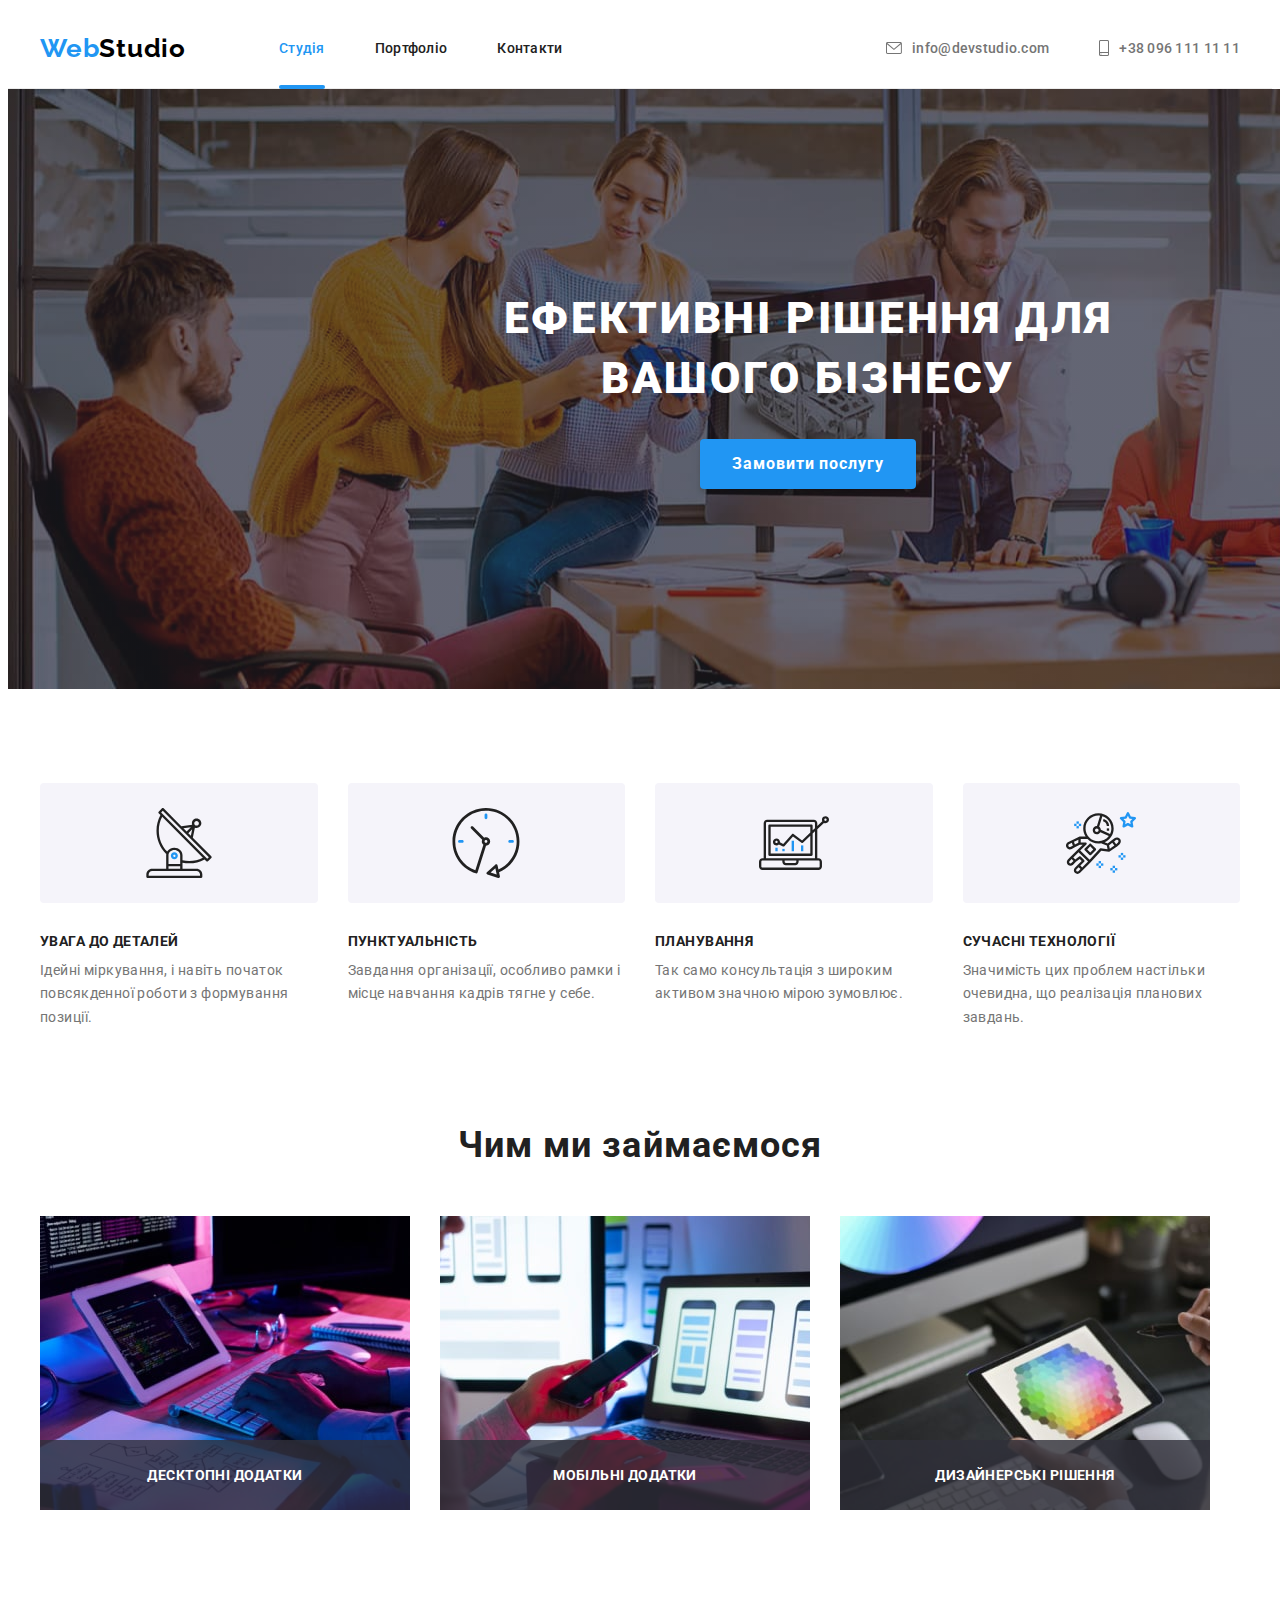
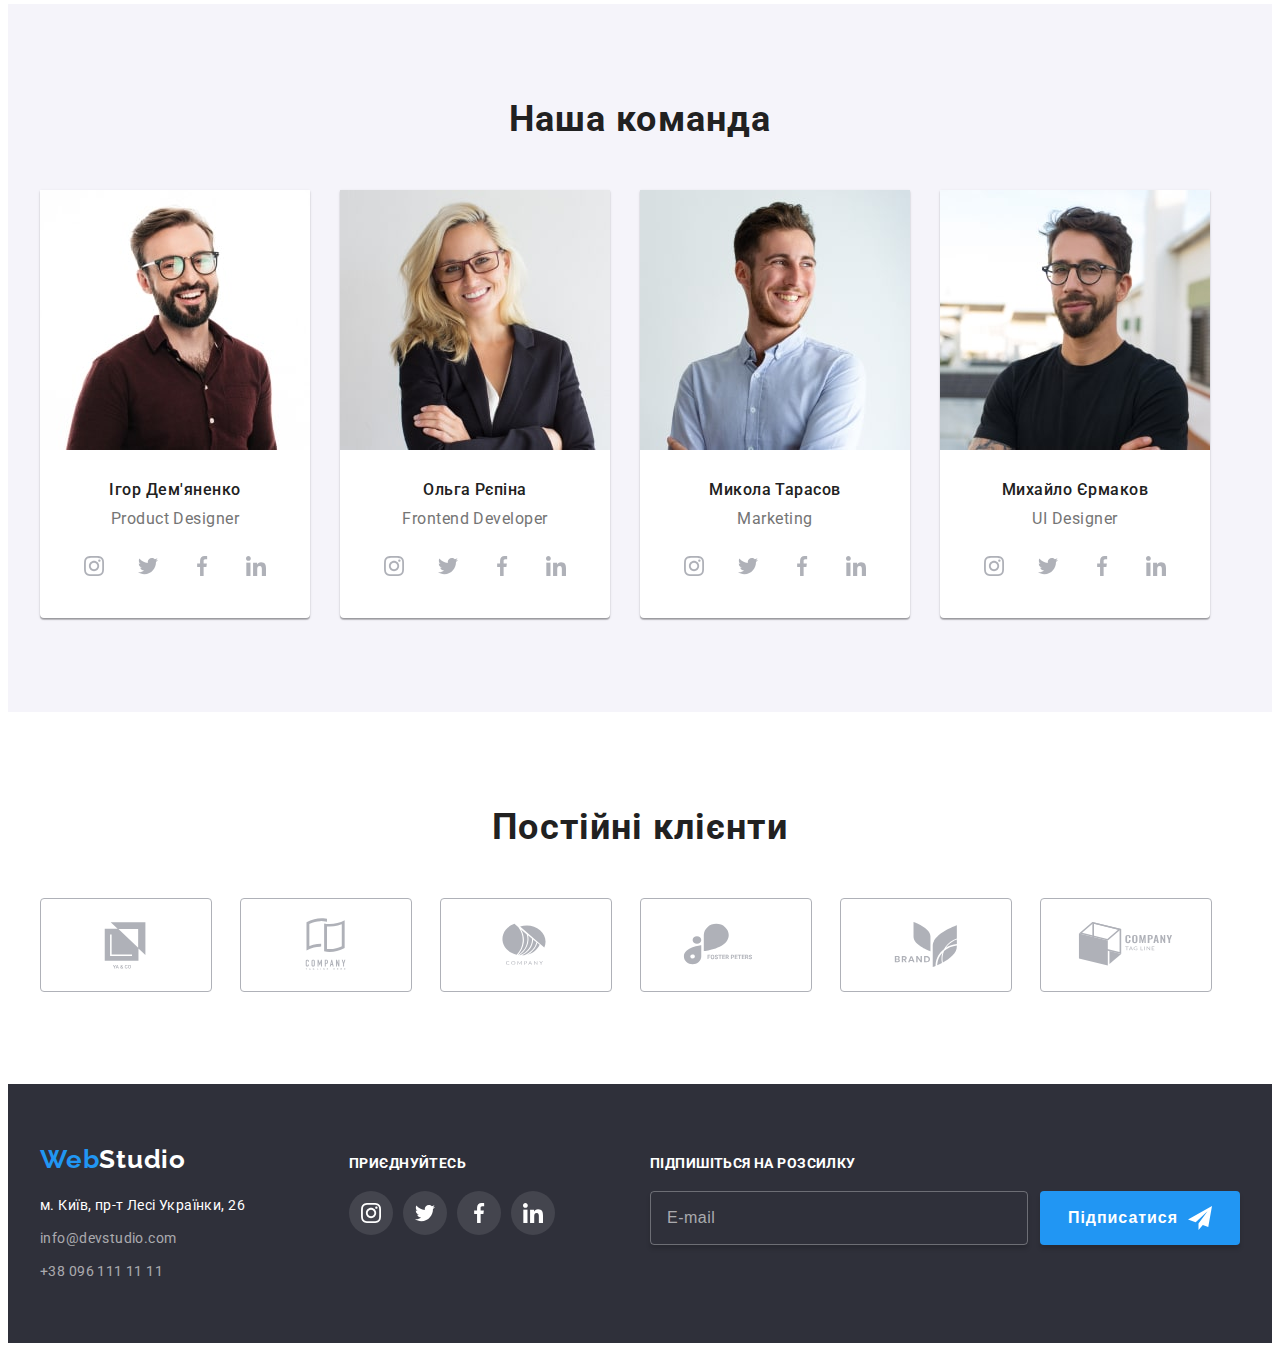
<file: index.html>
<!DOCTYPE html>
<html lang="uk">

<head>
    <meta charset="UTF-8">
    <meta name="viewport" content="width=device-width, initial-scale=1.0">
    <title>Webstudio</title>
    <link rel="preconnect" href="https://fonts.googleapis.com">
<link rel="preconnect" href="https://fonts.gstatic.com" crossorigin>
<link href="https://fonts.googleapis.com/css2?family=Raleway:wght@700&family=Roboto:wght@400;500;700;900&display=swap" rel="stylesheet">
<link rel="stylesheet" href="https://cdnjs.cloudflare.com/ajax/libs/modern-normalize/2.0.0/modern-normalize.min.css" integrity="sha512-4xo8blKMVCiXpTaLzQSLSw3KFOVPWhm/TRtuPVc4WG6kUgjH6J03IBuG7JZPkcWMxJ5huwaBpOpnwYElP/m6wg==" crossorigin="anonymous" referrerpolicy="no-referrer" />   
<link rel="stylesheet" href="./css/styles.css">
</head>

<body>
<header  class="header">
    <div class="container header-container">
    <nav class="nav">
        <a class="logo" href="./index.html">Web<span class="logo-part">Studio</span></a>
        <ul class="nav-list">
            <li><a class="nav-link current" href="">Студія</a></li>
            <li><a class="nav-link" href="./portfolio.html">Портфоліо</a></li>
            <li><a class="nav-link" href="">Контакти</a></li>
        </ul>
    </nav>
   
        <ul class="contact-list">
            <li><a class="contakt-link" href="mailto:info@devstudio.com">
                <svg class="contact-icon" width="16" height="12">
                    <use href="./images/icons.svg#icon-envelope"></use>
                </svg>
                info@devstudio.com</a></li>
            <li><a class="contakt-link" href="tel:+380961111111">
                <svg class="contact-icon" width="10" height="16">
                    <use href="./images/icons.svg#icon-smartphone"></use>
                </svg>
                +38 096 111 11 11</a></li>
        </ul>
   </div>
</header>
<main>
    <section class="hero">
        <div class="container">
        <h1 class="hero-title">Ефективні рішення для вашого бізнесу</h1>
        <button class="hero-btn" type="button" data-modal-open>Замовити послугу</button></div>
    </section>
    <section class="section futers-section">
        <div class="container">
        <h2 class="visually-hidden" >особливості</h2>
        <ul class="futers-list">
            <li class="futers-item">
                <div class="icon-wrap">
                    <svg width="70" height="70">
                        <use href="./images/icons.svg#icon-antenna-1"></use>
                    </svg>
                </div>
                <h3 class="fuetures-subtitle">УВАГА ДО ДЕТАЛЕЙ</h3>
                <p class="fuetures-text">Ідейні міркування, і навіть початок повсякденної роботи з формування позиції. </p>
            </li>
            <li class="futers-item">
                <div class="icon-wrap">
                    <svg width="70" height="70">
                        <use href="./images/icons.svg#icon-clock-1"></use>
                    </svg>
                </div>
                <h3 class="fuetures-subtitle">ПУНКТУАЛЬНІСТЬ</h3>
                <p class="fuetures-text">Завдання організації, особливо рамки і місце навчання кадрів тягне у себе.</p>
            </li>
            <li class="futers-item">
                <div class="icon-wrap">
                    <svg width="70" height="70">
                        <use href="./images/icons.svg#icon-diagram-1"></use>
                    </svg>
                </div>
                <h3 class="fuetures-subtitle">ПЛАНУВАННЯ</h3>
                <p class="fuetures-text">Так само консультація з широким активом значною мірою зумовлює.</p>
            </li>
            <li class="futers-item">
                <div class="icon-wrap">
                    <svg width="70" height="70">
                        <use href="./images/icons.svg#icon-astronaut-1"></use>
                    </svg>
                </div>
                <h3 class="fuetures-subtitle">СУЧАСНІ ТЕХНОЛОГІЇ</h3>
                <p class="fuetures-text">Значимість цих проблем настільки очевидна, що реалізація планових завдань.</p>
            </li>
        </ul>
        </div>
    </section>
    <section class="section">
        <div class="container">
        <h2  class="section-title">Чим ми займаємося</h2>
        <ul class="doing-list">
            <li class="doing-item"><img src="./images/img1.jpg" alt="комп`ютер" width="370">
            <p class="doing-text">Десктопні додатки</p>
            </li>
            <li class="doing-item"><img src="./images/img2.jpg" alt="айфон" width="370">
                <p class="doing-text">Мобільні додатки</p>
            </li>
            <li class="doing-item"><img src="./images/img3.jpg" alt="планшет" width="370">
                <p class="doing-text">Дизайнерські рішення</p>
            </li>
        </ul>
        </div>
    </section>
    <section class="team section">
        <div class="container">
        <h2 class="section-title">Наша команда</h2>
        <ul class="team-list">
            <li class="team-item">
                <img src="./images/team/team1.jpg" alt="чоловік з бородою в окулярах" width="270">
                <div class="team-text-wrap">
                <h3 class="team-subtitle">Ігор Дем'яненко</h3>
                <p lang="en" class="team-text">Product Designer</p>
            <ul class="team-soc-list">
                <li class="team-soc-item">
                    <a href="" class="team-soc-link">
                        <svg class="team-soc-icon" width="20" height="20">
                            <use href="./images/icons.svg#icon-instagram-2"></use>
                        </svg>
                    </a>
                </li>
                <li class="team-soc-item">
                    <a href="" class="team-soc-link">
                        <svg class="team-soc-icon" width="20" height="20">
                            <use href="./images/icons.svg#icon-twitter-1"></use>
                        </svg>
                    </a>
                </li>
                <li class="team-soc-item">
                    <a href="" class="team-soc-link">
                        <svg class="team-soc-icon" width="20" height="20">
                            <use href="./images/icons.svg#icon-facebook-1"></use>
                        </svg>
                    </a>
                </li>
                <li class="team-soc-item">
                    <a href="" class="team-soc-link">
                        <svg class="team-soc-icon" width="20" height="20">
                            <use href="./images/icons.svg#icon-linkedin-1"></use>
                        </svg>
                    </a>
                </li>
            </ul>
            </div>
            </li>
            <li class="team-item">
                <img src="./images/team/team2.jpg" alt="жінка з світлим волоссям в окулярах" width="270">
                <div class="team-text-wrap">
                <h3 class="team-subtitle">Ольга Рєпіна</h3>
                <p lang="en" class="team-text">Frontend Developer</p>
                <ul class="team-soc-list">
                    <li class="team-soc-item">
                        <a href="" class="team-soc-link">
                            <svg class="team-soc-icon" width="20" height="20">
                                <use href="./images/icons.svg#icon-instagram-2"></use>
                            </svg>
                        </a>
                    </li>
                    <li class="team-soc-item">
                        <a href="" class="team-soc-link">
                            <svg class="team-soc-icon" width="20" height="20">
                                <use href="./images/icons.svg#icon-twitter-1"></use>
                            </svg>
                        </a>
                    </li>
                    <li class="team-soc-item">
                        <a href="" class="team-soc-link">
                            <svg class="team-soc-icon" width="20" height="20">
                                <use href="./images/icons.svg#icon-facebook-1"></use>
                            </svg>
                        </a>
                    </li>
                    <li class="team-soc-item">
                        <a href="" class="team-soc-link">
                            <svg class="team-soc-icon" width="20" height="20">
                                <use href="./images/icons.svg#icon-linkedin-1"></use>
                            </svg>
                        </a>
                    </li>
                </ul></div>
            </li>
            <li class="team-item">
                <img src="./images/team/team3.jpg" alt="молодий чоловік" width="270">
                <div class="team-text-wrap">
                <h3 class="team-subtitle">Микола Тарасов</h3>
                <p lang="en" class="team-text">Marketing</p>
                <ul class="team-soc-list">
                    <li class="team-soc-item">
                        <a href="" class="team-soc-link">
                            <svg class="team-soc-icon" width="20" height="20">
                                <use href="./images/icons.svg#icon-instagram-2"></use>
                            </svg>
                        </a>
                    </li>
                    <li class="team-soc-item">
                        <a href="" class="team-soc-link">
                            <svg class="team-soc-icon" width="20" height="20">
                                <use href="./images/icons.svg#icon-twitter-1"></use>
                            </svg>
                        </a>
                    </li>
                    <li class="team-soc-item">
                        <a href="" class="team-soc-link">
                            <svg class="team-soc-icon" width="20" height="20">
                                <use href="./images/icons.svg#icon-facebook-1"></use>
                            </svg>
                        </a>
                    </li>
                    <li class="team-soc-item">
                        <a href="" class="team-soc-link">
                            <svg class="team-soc-icon" width="20" height="20">
                                <use href="./images/icons.svg#icon-linkedin-1"></use>
                            </svg>
                        </a>
                    </li>
                </ul></div>
            </li>
            <li class="team-item">
                <img src="./images/team/team4.jpg" alt="чоловік з бородою в окулярах" width="270">
                <div class="team-text-wrap">
                <h3 class="team-subtitle">Михайло Єрмаков</h3>
                <p lang="en" class="team-text">UI Designer</p>
                <ul class="team-soc-list">
                    <li class="team-soc-item">
                        <a href="" class="team-soc-link">
                            <svg class="team-soc-icon" width="20" height="20">
                                <use href="./images/icons.svg#icon-instagram-2"></use>
                            </svg>
                        </a>
                    </li>
                    <li class="team-soc-item">
                        <a href="" class="team-soc-link">
                            <svg class="team-soc-icon" width="20" height="20">
                                <use href="./images/icons.svg#icon-twitter-1"></use>
                            </svg>
                        </a>
                    </li>
                    <li class="team-soc-item">
                        <a href="" class="team-soc-link">
                            <svg class="team-soc-icon" width="20" height="20">
                                <use href="./images/icons.svg#icon-facebook-1"></use>
                            </svg>
                        </a>
                    </li>
                    <li class="team-soc-item">
                        <a href="" class="team-soc-link">
                            <svg class="team-soc-icon" width="20" height="20">
                                <use href="./images/icons.svg#icon-linkedin-1"></use>
                            </svg>
                        </a>
                    </li>
                </ul></div>
            </li>
        </ul>
        </div>

    </section>
  <section class="section">
    <div class="container">
        <h2 class="section-title">Постійні клієнти</h2>
        <ul class="customers-list">
            <li class="customers-item">
                <a href="" class="customers-link">
                    <svg class="customers-icon"  width="106" height="60">
                        <use href="./images/icons.svg#icon-Logo"></use>
                    </svg>
                </a>
            </li>
            <li class="customers-item">
                <a href="" class="customers-link">
                    <svg class="customers-icon"  width="106" height="60">
                        <use href="./images/icons.svg#icon-Logo-1"></use>
                    </svg>
                </a>
            </li>
            <li class="customers-item">
                <a href="" class="customers-link">
                    <svg class="customers-icon"  width="106" height="60">
                        <use href="./images/icons.svg#icon-Logo-2"></use>
                    </svg>
                </a>
            </li>
            <li class="customers-item">
                <a href="" class="customers-link">
                    <svg class="customers-icon"  width="106" height="60">
                        <use href="./images/icons.svg#icon-Logo-3"></use>
                    </svg>
                </a>
            </li>
            <li class="customers-item">
                <a href="" class="customers-link">
                    <svg class="customers-icon"  width="106" height="60">
                        <use href="./images/icons.svg#icon-Logo-4"></use>
                    </svg>
                </a>
            </li>
            <li class="customers-item">
                <a href="" class="customers-link">
                    <svg class="customers-icon"  width="106" height="60">
                        <use href="./images/icons.svg#icon-Logo-5"></use>
                    </svg>
                </a>
            </li>
        </ul>
    </div>
  </section>
</main>
<footer class="footer">
    <div class="container footer-container">
        <div class="address-wrap">
    <a class="logo logo-footer" href="./index.html">Web<span class="logo-part-footer">Studio</span></a>
    <address>
        <ul class="address-list">
            <li><a class="address-link footer-address-link" href="" rel="noopener noreferrenr" target="_blank">м. Київ, пр-т Лесі Українки, 26</a></li>
            <li><a class="address-link" href="mailto:info@devstudio.com">info@devstudio.com</a></li>
            <li><a  class="address-link" href="tel:+380961111111">+38 096 111 11 11</a></li>
        </ul>
    </address></div>
    <div class="footer-soc-wrap">
        <p class="footer-soc-title">приєднуйтесь</p>
        <ul class="footer-soc-list">
            <li class="footer-soc-item">
                <a href="" class="footer-soc-link">
                    <svg class="footer-soc-icon" width="20" height="20">
                        <use href="./images/icons.svg#icon-instagram-2"></use>
                    </svg>
                </a>
            </li>
            <li class="footer-soc-item">
                <a href="" class="footer-soc-link">
                    <svg class="footer-soc-icon" width="20" height="20">
                        <use href="./images/icons.svg#icon-twitter-1"></use>
                    </svg>
                </a>
            </li>
            <li class="footer-soc-item">
                <a href="" class="footer-soc-link">
                    <svg class="footer-soc-icon" width="20" height="20">
                        <use href="./images/icons.svg#icon-facebook-1"></use>
                    </svg>
                </a>
            </li>
            <li class="footer-soc-item">
                <a href="" class="footer-soc-link">
                    <svg class="footer-soc-icon" width="20" height="20">
                        <use href="./images/icons.svg#icon-linkedin-1"></use>
                    </svg>
                </a>
            </li>
        </ul>
    </div>
    <div class="footer-form-wrap">
        <p class="footer-form-title">Підпишіться на розсилку</p>
        <form  class="footer-form">
            <input type="email" placeholder="E-mail" name="footer-email" class="footer-form-input">
            <button class="footer-form-btn">
                Підписатися
                <svg class="footer-form-icon" width="24" height="24">
                    <use href="./images/icons.svg#icon-send"></use>
                </svg>
            </button>
        </form>
    </div>
    </div>
</footer>
<div class="backdrop is-hidden" data-modal>
    <div class="modal">
        <button type="button" class="modal-close-btn"  data-modal-close>
            <svg class="model-close-icon" width="18" height="18">
                <use href="./images/icons.svg#icon-close-black"></use>
            </svg>
        </button>
        <p class="modal-title">Залиште свої дані, ми вам передзвонимо</p>
        <form class="modal-form">
            <div class="modal-field">
                <label for="user-name" class="model-label">Ім'я</label>
                <div class="modal-input-vrap">
                    <input id="user-name" type="text" name="user-name" class="modal-input">
                    <svg class="modal-icon" width="18" height="18">
                        <use href="./images/icons.svg#icon-person"></use>
                    </svg>
                </div>
            </div>
            <div class="modal-field">
                <label for="user-phone" class="model-label">Телефон</label>
                <div class="modal-input-vrap">
                    <input id="user-phone" type="tel" name="user-phone" class="modal-input">
                    <svg class="modal-icon" width="18" height="18">
                        <use href="./images/icons.svg#icon-phone"></use>
                    </svg>
                </div>
            </div>
            <div class="modal-field">
                <label for="user-email" class="model-label">Пошта</label>
                <div class="modal-input-vrap">
                    <input id="user-email" type="email" name="user-email" class="modal-input">
                    <svg class="modal-icon" width="18" height="18">
                        <use href="./images/icons.svg#icon-email"></use>
                    </svg>
                </div>
            </div>
            <div class="textarea-fild">
                <label for="user-comment" class="model-label">Коментар</label>
                <textarea placeholder="Введіть текст" name="user-comment" id="user-comment" class="model-textarea"></textarea>
            </div>
            <div class="check-fild">
                <input id="user-privacy" name="user-privacy" value="true" type="checkbox" class="input-check visually-hidden">
                <label for="user-privacy" class="input-check-text">
                    <span class="check-box">
                        <svg class="check-box-icon" width="11" height="8">
                            <use href="./images/icons.svg#icon-Vector"></use>
                        </svg>
                    </span>
                    Погоджуюся з розсилкою та приймаю 
                    <a href="" class="check-link">Умови договору</a>
                </label>
            </div>
            <button class="model-btn" type="submit">Відправити</button>
        </form>
    </div>
</div>
<script src="./js/modal.js"></script>
</body>


</html>
</file>
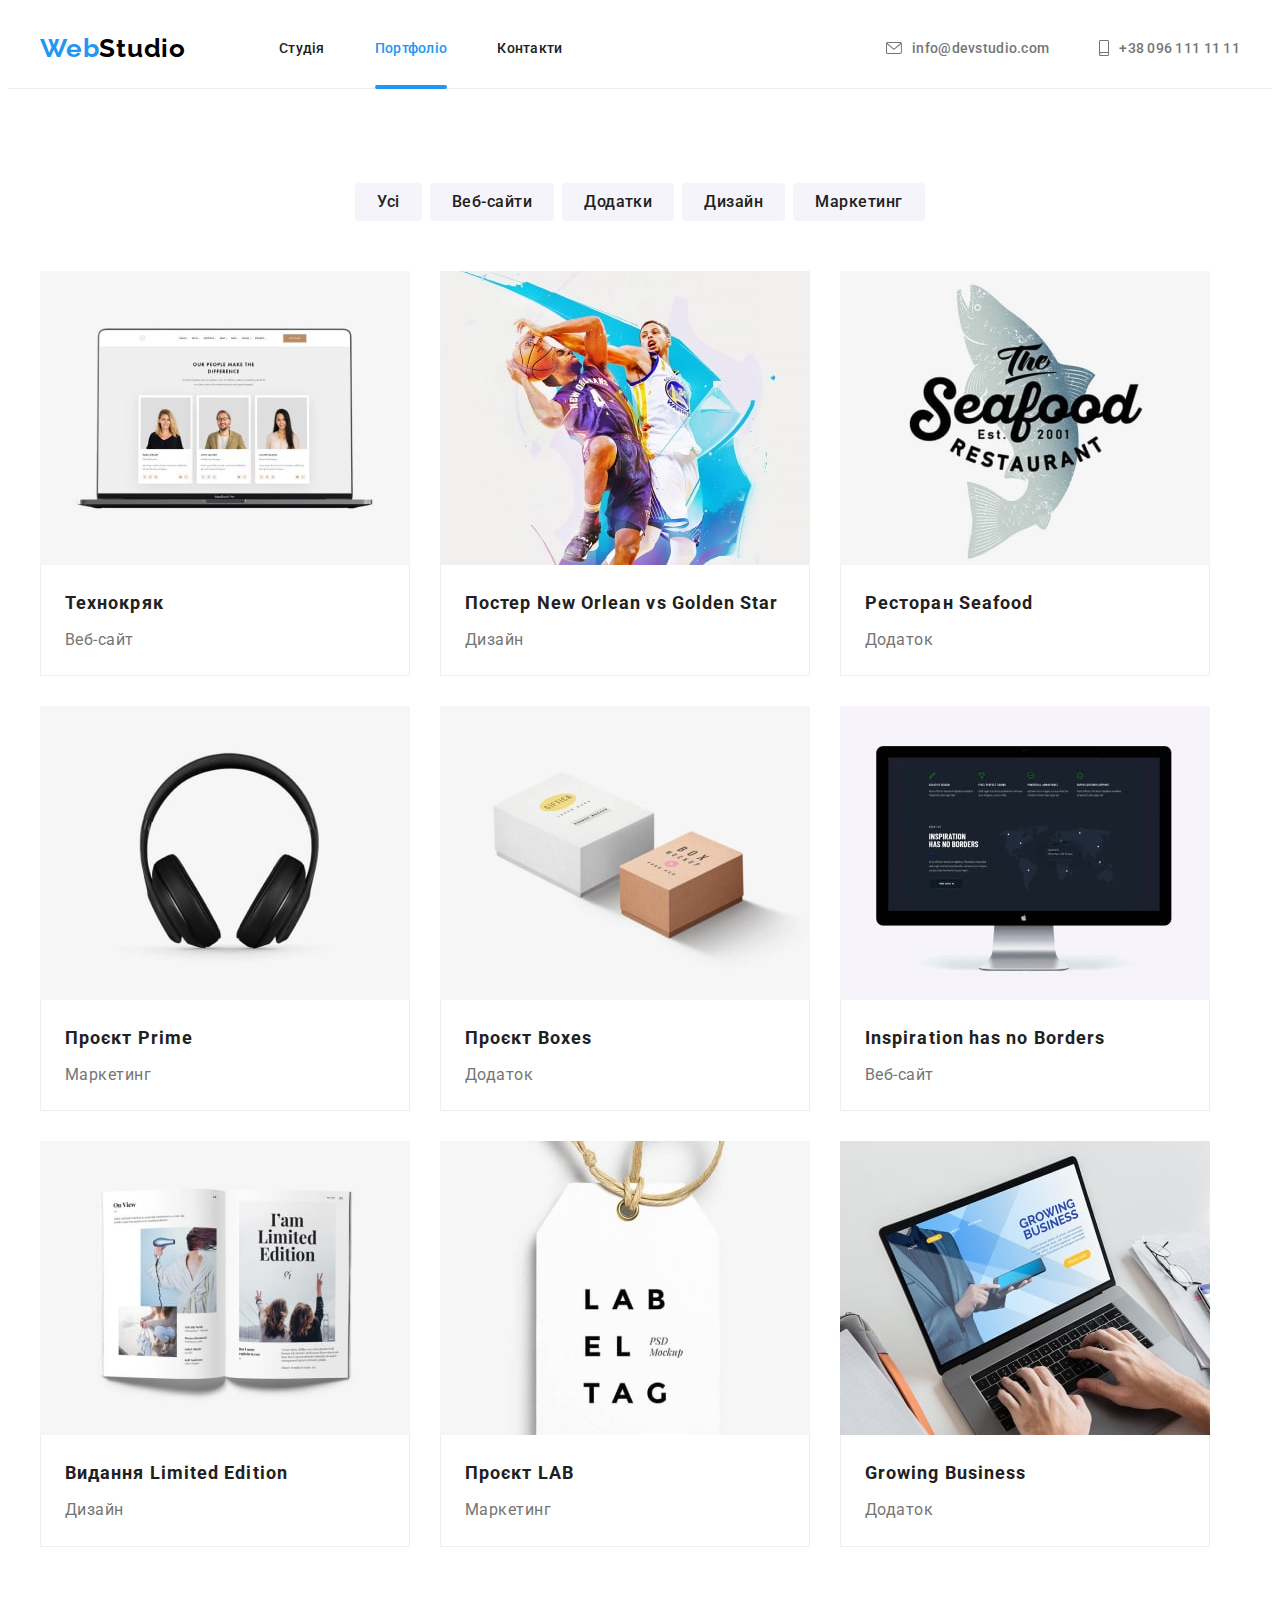
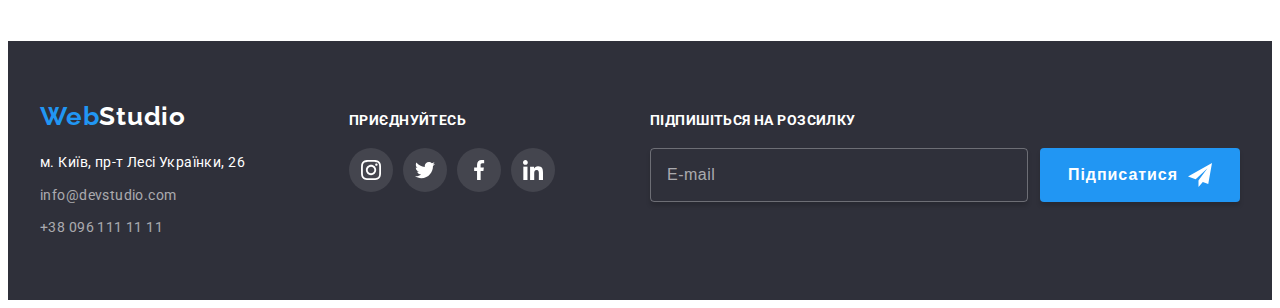
<file: portfolio.html>
<!DOCTYPE html>
<html lang="en">

<head>
    <meta charset="UTF-8">
    <meta name="viewport" content="width=device-width, initial-scale=1.0">
    <title>Webstudio</title>
    <link rel="preconnect" href="https://fonts.googleapis.com">
    <link rel="preconnect" href="https://fonts.gstatic.com" crossorigin>
    <link
        href="https://fonts.googleapis.com/css2?family=Raleway:wght@700&family=Roboto:wght@400;500;700;900&display=swap"
        rel="stylesheet">
    <link rel="stylesheet" href="https://cdnjs.cloudflare.com/ajax/libs/modern-normalize/2.0.0/modern-normalize.min.css"
        integrity="sha512-4xo8blKMVCiXpTaLzQSLSw3KFOVPWhm/TRtuPVc4WG6kUgjH6J03IBuG7JZPkcWMxJ5huwaBpOpnwYElP/m6wg=="
        crossorigin="anonymous" referrerpolicy="no-referrer" />
    <link rel="stylesheet" href="./css/styles.css">
</head>

<body>
    <header class="header">
        <div class="container header-container">
            <nav class="nav">
                <a class="logo" href="./index.html">Web<span class="logo-part">Studio</span></a>
                <ul class="nav-list">
                    <li><a class="nav-link " href="./index.html">Студія</a></li>
                    <li><a class="nav-link current" href="./portfolio.html">Портфоліо</a></li>
                    <li><a class="nav-link" href="">Контакти</a></li>
                </ul>
            </nav>
            <ul class="contact-list">
                <li><a class="contakt-link" href="mailto:info@devstudio.com">
                        <svg class="contact-icon" width="16" height="12">
                            <use href="./images/icons.svg#icon-envelope"></use>
                        </svg>
                        info@devstudio.com</a></li>
                <li><a class="contakt-link" href="tel:+380961111111">
                        <svg class="contact-icon" width="10" height="16">
                            <use href="./images/icons.svg#icon-smartphone"></use>
                        </svg>
                        +38 096 111 11 11</a></li>
            </ul>
        </div>
    </header>
    <main>
        <section class="portfolio section">
            <div class="container">
                <h1 class="visually-hidden">portfolio</h1>
                <ul class="portfolio-list-btn">
                    <li>
                        <button type="button" class="portfolio-btn">Усі</button>
                    </li>
                    <li>
                        <button type="button" class="portfolio-btn">Веб-сайти</button>
                    </li>
                    <li>
                        <button type="button" class="portfolio-btn">Додатки</button>
                    </li>
                    <li>
                        <button type="button" class="portfolio-btn">Дизайн</button>
                    </li>
                    <li>
                        <button type="button" class="portfolio-btn">Маркетинг</button>
                    </li>
                </ul>
                <ul class="card-list">
                    <li>
                        <a href="" class="card-link">
                            <div class="overlay-wrap">
                            <img src="./images/ourportfolio/img-1.jpg" alt="ноутбук" width="370">
                            <p class="overlay">Ресурс пропонує комплексні пропозиції з різним рівнем функціоналу та
                                сервісів. Все це дозволить відвідувачу отримати вичерпні відомості про компанію чи
                                приватну особу.</p></div>
                            <div class="cart-text-wrap">
                                <h2 class="card-title">Технокряк</h2>
                                <p class="card-text">Веб-сайт</p>
                            </div>
                        </a>
                    </li>
                    <li>
                        <a href="" class="card-link">
                            <div class="overlay-wrap">
                            <img src="./images/ourportfolio/img-2.jpg" alt="баскетбол" width="370">
                            <p class="overlay">Ресурс пропонує комплексні пропозиції з різним рівнем функціоналу та
                                сервісів. Все це дозволить відвідувачу отримати вичерпні відомості про компанію чи
                                приватну особу.</p></div>

                            <div class="cart-text-wrap">
                                <h2 class="card-title">Постер <span lang="en">New Orlean vs Golden Star</span></h2>
                                <p class="card-text">Дизайн</p>
                            </div>
                        </a>
                    </li>
                    <li>
                        <a href="" class="card-link">
                            <div class="overlay-wrap">
                            <img src="./images/ourportfolio/img-3.jpg" alt="логотип риби" width="370">
                            <p class="overlay">Ресурс пропонує комплексні пропозиції з різним рівнем функціоналу та
                                сервісів. Все це дозволить відвідувачу отримати вичерпні відомості про компанію чи
                                приватну особу.</p></div>

                            <div class="cart-text-wrap">
                                <h2 class="card-title">Ресторан <span lang="en">Seafood</span></h2>
                                <p class="card-text">Додаток</p>
                            </div>
                        </a>
                    </li>
                    <li>
                        <a href="" class="card-link">
                            <div class="overlay-wrap">
                            <img src="./images/ourportfolio/img-4.jpg" alt="навушники" width="370">
                            <p class="overlay">Ресурс пропонує комплексні пропозиції з різним рівнем функціоналу та
                                сервісів. Все це дозволить відвідувачу отримати вичерпні відомості про компанію чи
                                приватну особу.</p></div>

                            <div class="cart-text-wrap">
                                <h2 class="card-title">Проєкт <span lang="en">Prime</span></h2>
                                <p class="card-text">Маркетинг</p>
                            </div>
                        </a>
                    </li>
                    <li>
                        <a href="" class="card-link">
                            <div class="overlay-wrap">
                            <img src="./images/ourportfolio/img-5.jpg" alt="коробки" width="370">
                            <p class="overlay">Ресурс пропонує комплексні пропозиції з різним рівнем функціоналу та
                                сервісів. Все це дозволить відвідувачу отримати вичерпні відомості про компанію чи
                                приватну особу.</p></div>

                            <div class="cart-text-wrap">
                                <h2 class="card-title">Проєкт <span lang="en">Boxes</span></h2>
                                <p class="card-text">Додаток</p>
                            </div>
                        </a>
                    </li>
                    <li>
                        <a href="" class="card-link">
                            <div class="overlay-wrap">
                            <img src="./images/ourportfolio/img-6.jpg" alt="монітор" width="370">
                            <p class="overlay">Ресурс пропонує комплексні пропозиції з різним рівнем функціоналу та
                                сервісів. Все це дозволить відвідувачу отримати вичерпні відомості про компанію чи
                                приватну особу.</p></div>

                            <div class="cart-text-wrap">
                                <h2 class="card-title" lang="en">Inspiration has no Borders</h2>
                                <p class="card-text">Веб-сайт</p>
                            </div>
                        </a>
                    </li>
                    <li>
                        <a href="" class="card-link">
                            <div class="overlay-wrap">
                            <img src="./images/ourportfolio/img-7.jpg" alt="журнал" width="370">
                            <p class="overlay">Ресурс пропонує комплексні пропозиції з різним рівнем функціоналу та
                                сервісів. Все це дозволить відвідувачу отримати вичерпні відомості про компанію чи
                                приватну особу.</p></div>

                            <div class="cart-text-wrap">
                                <h2 class="card-title">Видання <span lang="en">Limited Edition</span></h2>
                                <p class="card-text">Дизайн</p>
                            </div>
                        </a>
                    </li>
                    <li>
                        <a href="" class="card-link">
                            <div class="overlay-wrap">
                            <img src="./images/ourportfolio/img-8.jpg" alt="лейба" width="370">
                            <p class="overlay">Ресурс пропонує комплексні пропозиції з різним рівнем функціоналу та
                                сервісів. Все це дозволить відвідувачу отримати вичерпні відомості про компанію чи
                                приватну особу.</p></div>

                            <div class="cart-text-wrap">
                                <h2 class="card-title">Проєкт <span lang="en">LAB</span></h2>
                                <p class="card-text">Маркетинг</p>
                            </div>
                        </a>
                    </li>
                    <li>
                        <a href="" class="card-link">
                            <div class="overlay-wrap">
                            <img src="./images/ourportfolio/img-9.jpg" alt="ноутбук" width="370">
                            <p class="overlay">Ресурс пропонує комплексні пропозиції з різним рівнем функціоналу та
                                сервісів. Все це дозволить відвідувачу отримати вичерпні відомості про компанію чи
                                приватну особу.</p></div>

                            <div class="cart-text-wrap">
                                <h2 class="card-title" lang="en">Growing Business</h2>
                                <p class="card-text">Додаток</p>
                            </div>
                        </a>
                    </li>
                </ul>
            </div>
        </section>
    </main>
    <footer class="footer">
        <div class="container footer-container">
            <div class="address-wrap">
                <a class="logo logo-footer" href="./index.html">Web<span class="logo-part-footer">Studio</span></a>
                <address>
                    <ul class="address-list">
                        <li><a class="address-link footer-address-link" href="" rel="noopener noreferrenr"
                                target="_blank">м. Київ, пр-т Лесі Українки, 26</a></li>
                        <li><a class="address-link" href="mailto:info@devstudio.com">info@devstudio.com</a></li>
                        <li><a class="address-link" href="tel:+380961111111">+38 096 111 11 11</a></li>
                    </ul>
                </address>
            </div>
            <div class="footer-soc-wrap">
                <p class="footer-soc-title">приєднуйтесь</p>
                <ul class="footer-soc-list">
                    <li class="footer-soc-item">
                        <a href="" class="footer-soc-link">
                            <svg class="footer-soc-icon" width="20" height="20">
                                <use href="./images/icons.svg#icon-instagram-2"></use>
                            </svg>
                        </a>
                    </li>
                    <li class="footer-soc-item">
                        <a href="" class="footer-soc-link">
                            <svg class="footer-soc-icon" width="20" height="20">
                                <use href="./images/icons.svg#icon-twitter-1"></use>
                            </svg>
                        </a>
                    </li>
                    <li class="footer-soc-item">
                        <a href="" class="footer-soc-link">
                            <svg class="footer-soc-icon" width="20" height="20">
                                <use href="./images/icons.svg#icon-facebook-1"></use>
                            </svg>
                        </a>
                    </li>
                    <li class="footer-soc-item">
                        <a href="" class="footer-soc-link">
                            <svg class="footer-soc-icon" width="20" height="20">
                                <use href="./images/icons.svg#icon-linkedin-1"></use>
                            </svg>
                        </a>
                    </li>
                </ul>
            </div>
            <div class="footer-form-wrap">
                <p class="footer-form-title">Підпишіться на розсилку</p>
                <form  class="footer-form">
                    <input type="email" placeholder="E-mail" name="footer-email" class="footer-form-input">
                    <button class="footer-form-btn">
                        Підписатися
                        <svg class="footer-form-icon" width="24" height="24">
                            <use href="./images/icons.svg#icon-send"></use>
                        </svg>
                    </button>
                </form>
            </div>
        </div>
    </footer>
</body>

</html>
</file>
<file: css/styles.css>
:root {
    --primary-text-color: #212121;
    --primary-bg-color: #FFFFFF;
    --secondary-bg-color: #2F303A;
    --secondary-text-color: #757575;
    --third-text-color: #000;
    --accent-text-color: #2196F3;
    --accent-bg-btn: #188CE8;
    --light-text-color: #fff;
    --light-bg-color: #F5F4FA;
    --grey-text-color: rgba(255, 255, 255, 0.60);
    --portfolio-btn-bg: #F5F4FA;
    --timing-function: 250ms cubic-bezier(0.4, 0, 0.2, 1);

}

body {
    font-family: "Roboto", sans-serif;
    color: var(--primary-text-color);
    font-size: 14px;
    background-color: var(--primary-bg-color);
}

a {
    text-decoration: none;
}

h1,
h2,
h3,
p {
    margin: 0;

}

img {
    display: block;
    height: auto;


}

ul {
    list-style: none;
    margin: 0;
    padding: 0;
}

address {
    font-style: normal;
}
.visually-hidden {
    position: absolute;
    width: 1px;
    height: 1px;
    margin: -1px;
    border: 0;
    padding: 0;
    white-space: nowrap;
    clip-path: inset(100%);
    clip: rect(0 0 0 0);
    overflow: hidden;
  }

.container {
    width: 1200px;
    padding-left: 15px;
    padding-right: 15px;
    margin: 0 auto;
}

.section-title {
    text-align: center;

    font-size: 36px;


    line-height: normal;
    letter-spacing: 0.03em;
    margin-bottom: 50px;
}
.section{
    padding: 94px 0;
}
.header{
    border-bottom: 1px solid #ECECEC;
}
.header-container{
    display: flex;
}
.nav{
    display: flex;
    margin-right: auto;
    align-items: center;
}
.logo {
    color: var(--accent-text-color);
    font-family: Raleway, sans-serif;
    font-size: 26px;
    font-weight: 700;
    line-height: normal;
    letter-spacing: 0.03em;
    margin-right: 93px;
}


.logo-part {
    color: var(--third-text-color);
}
.nav-list{
    display: flex;
    gap: 50px;
}
.nav-link {
    color: var(--primary-text-color);
    font-weight: 500;
    line-height: normal;
    letter-spacing: 0.02em;
    padding: 32px 0;
    display: block;
    transition: color var(--timing-function);

}
.nav-link:hover,
.nav-link:focus {
    color: var(--accent-text-color);
}
.current {
    color: var(--accent-text-color);
    position: relative;
}
.current::after{
    content:"";
    position: absolute;
    left: 0;
    bottom: -1px;
    width: 100%;
    height: 4px;
    border-radius: 2px;
background: #2196F3;
}


.contact-list{
    display: flex;
    gap: 50px;
}
.contakt-link {
    color: var(--secondary-text-color);
    font-weight: 500;
    line-height: normal;
    letter-spacing: 0.02em;
    padding: 32px 0;
    display: flex;
    align-items: center;
    gap: 10px;
    transition: color var(--timing-function);
}
.contact-icon{
    fill: currentColor;
}
.contakt-link:hover,
.contakt-link:focus {
    color: var(--accent-text-color);
}

.hero {
    background-color: var(--secondary-bg-color);
    padding: 200px 0;
    background-image: linear-gradient(rgba(47, 48, 58, 0.40), rgba(47, 48, 58, 0.40)), url(../images/herobg.jpg);
    background-repeat: no-repeat;
    background-size: cover;
    width: 1600px;
    margin: 0 auto;
}

.hero-title {
    color: var(--light-text-color);
    text-align: center;
    font-size: 44px;
    width: 696px;
    margin-right: auto;
    margin-left: auto;
    margin-bottom: 30px;
    font-weight: 900;
    line-height: 1.36;
    letter-spacing: 0.06em;
    text-transform: uppercase;
}

.hero-btn {
    color: #FFF;
    font-family: inherit;
    font-size: 16px;
    font-weight: 700;
    line-height: 1.86;
    letter-spacing: 0.06em;
    background-color: var(--accent-text-color);
    cursor: pointer;
    margin: 0 auto;
    display: block;
    border-radius: 4px;
    border: none;
    min-width: 216px;
    height: 50px;
box-shadow: 0px 4px 4px 0px rgba(0, 0, 0, 0.15);
transition:  background-color var(--timing-function);
}

.hero-btn:hover,
.hero-btn:focus {
    background-color: var(--accent-bg-btn);
    outline: transparent;
}
.futers-section{
    padding-bottom: 0;
}
.futers-list{
    display: flex;
    gap: 30px;
}

.futers-item{
    width: calc((100% - 90px) / 4) ;
}
.icon-wrap{
    border-radius: 4px;
background: #F5F4FA;
height: 120px;
display: flex;
justify-content: center;
margin-bottom: 30px;
align-items: center;
}
.fuetures-subtitle {

    font-size: 14px;
margin-bottom: 10px;
    line-height: normal;
    letter-spacing: 0.03em;
    text-transform: uppercase;
}

.fuetures-text {
    color: var(--secondary-text-color);
    line-height: 1.7;
    letter-spacing: 0.03em;
}
.doing-list{
    display: flex;
    gap: 30px;
}
.doing-item{
    position: relative;
}
.doing-text{
    position: absolute;

    left: 0;
    bottom: 0;
    display: flex;
    justify-content: center;
    align-items: center;
    color: #FFF;
text-align: center;

font-size: 14px;

font-weight: 700;
line-height: normal;
letter-spacing: 0.03em;
text-transform: uppercase;
background: rgba(47, 48, 58, 0.80);
width: 100%;
height: 70px;
}
.team {
    background-color: var(--light-bg-color);
}
.team-list{
    display: flex;
    gap: 30px;
}
.team-item {
    background-color: var(--primary-bg-color);
    border-radius: 0px 0px 4px 4px;


/* material shadow v1 */
box-shadow: 0px 2px 1px 0px rgba(0, 0, 0, 0.20), 0px 1px 1px 0px rgba(0, 0, 0, 0.14), 0px 1px 3px 0px rgba(0, 0, 0, 0.12);
}
.team-text-wrap{
    padding: 30px 0;
}
.team-subtitle {
margin-bottom: 10px;
    text-align: center;

    font-size: 16px;

    font-weight: 500;
    line-height: normal;
    letter-spacing: 0.03em;
}

.team-text {
    color: var(--secondary-text-color);
    text-align: center;

    font-size: 16px;

    line-height: normal;
    letter-spacing: 0.03em;
    margin-bottom: 16px;
}
.team-soc-list {
    display: flex;
    justify-content: center;
    gap: 10px;
}
.team-soc-item {
    width: 44px;
height: 44px;
}
.team-soc-link {
    width: 100%;
    height: 100%;
    display: flex;
    justify-content: center;
    align-items: center;
    background-color: transparent;
    border-radius: 50%;

    color: #AFB1B8;
    transition:  background-color var(--timing-function), color var(--timing-function);
}
.team-soc-link:hover,
.team-soc-link:focus{
    background-color: #2196F3;
    color:#FFFFFF;
    outline: transparent;
}
.team-soc-icon {
    fill: currentColor;
}
.customers-list {
    display: flex;
    gap: 30px;
}
.customers-item {
    width: 170px;
height: 92px;
}
.customers-link {
    width: 100%;
    height: 100%;
    display: flex;
    justify-content: center;
    align-items: center;
    border-radius: 4px;
border: 1px solid #AFB1B8;
color:#AFB1B8;
transition:  border-color var(--timing-function), color var(--timing-function);
}
.customers-link:hover,
.customers-link:focus{
    border-color: #2196F3;
    color: #2196F3;
    outline: transparent;
}
.customers-icon {
    fill: currentColor;
}

.footer {
    background-color: var(--secondary-bg-color);
    padding: 60px 0;
}
.footer-container{
    display: flex;
    align-items: baseline;

}
.address-wrap{
    margin-right: 70px;
}
.logo-footer{
    display: inline-block;
    margin-bottom: 20px;
}
.logo-part-footer {
    color: var(--light-text-color);
}
.address-list{
    display: flex;
    flex-direction: column;
    gap: 9px;
}
.address-link {
    color: var(--grey-text-color);

    font-size: 14px;


    line-height: 1.7;
    /* 171.429% */
    letter-spacing: 0.03em;
    transition: color var(--timing-function);
}

.address-link:hover,
.address-link:focus {
    color: var(--accent-text-color);
}

.footer-address-link {
    color: var(--light-text-color);

}
.footer-soc-wrap {
}
.footer-soc-title {
    color:var(--light-text-color);
margin-bottom: 20px;
font-weight: 700;
line-height: normal;
letter-spacing: 0.42px;
text-transform: uppercase;
}
.footer-soc-list {
    display: flex;
    gap: 10px;
}
.footer-soc-item {
    width: 44px;
height: 44px;
}
.footer-soc-link {
    width: 100%;
    height: 100%;
    display: flex;
    justify-content: center;
    align-items: center;
    border-radius: 50%;
    background-color: rgba(255, 255, 255, 0.10);
    color: #FFFFFF;
    transition:  background-color var(--timing-function);
}
.footer-soc-link:hover,
.footer-soc-link:focus{
    background-color: #2196F3;
    outline: transparent;
}

.footer-soc-icon {
    fill: currentColor;
}
.footer-form-wrap {
    margin-left: auto;
}
.footer-form-title {
    color: #FFF;

font-size: 14px;

font-weight: 700;
line-height: normal;
letter-spacing: 0.03em;
text-transform: uppercase;
margin-bottom: 20px;
}
.footer-form {
    display: flex;
    gap: 12px;
}
.footer-form-input {
    width: 358px;
    height: 50px;
    border-radius: 4px;
border: 1px solid rgba(255, 255, 255, 0.30);
background: rgba(33, 150, 243, 0.00);
box-shadow: 0px 4px 4px 0px rgba(0, 0, 0, 0.15);
outline: transparent;
padding-left: 16px;


color: rgba(255, 255, 255, 0.60);


font-size: 16px;

line-height: calc(20/16); /* 125% */
letter-spacing: 0.03em;
}
.footer-form-input::placeholder{
    color: rgba(255, 255, 255, 0.60);


font-size: 16px;

line-height: calc(20/16); /* 125% */
letter-spacing: 0.03em;

}
.footer-form-btn {
    border-radius: 4px;
background: #2196F3;
box-shadow: 0px 4px 4px 0px rgba(0, 0, 0, 0.15);
min-width: 200px;
min-height: 50px;
border: none;
cursor: pointer;
color: #FFF;


font-size: 16px;

font-weight: 700;
line-height: calc(30/16); /* 187.5% */
letter-spacing: 0.06em;
display: flex;
align-items: center;
justify-content: center;
gap: 10px;
transition:  background-color var(--timing-function);
}
.footer-form-btn:hover,
.footer-form-btn:focus{
    background-color: #188CE8;
}
.footer-form-icon {

    fill: #FFF;

}

/*Portfolio*/


.portfolio-list-btn {
    display: flex;
    justify-content: center;
    gap: 8px;
    margin-bottom: 50px;
}

.portfolio-btn {
    color: var(--primary-text-color);
    padding: 6px 22px;
    border: none;
    border-radius: 4px;
    font-family: inherit;
    font-size: 16px;

    font-weight: 500;
    line-height: 1.6;
    /* 162.5% */
    letter-spacing: 0.03em;
    cursor: pointer;
    background-color: var(--portfolio-btn-bg);
    transition:  background-color var(--timing-function), color var(--timing-function), box-shadow var(--timing-function);
}

.portfolio-btn:hover,
.portfolio-btn:focus {
    background-color: var(--accent-text-color);
    color: var(--light-text-color);
    box-shadow: 0px 2px 2px 0px rgba(0, 0, 0, 0.12), 0px 1px 2px 0px rgba(0, 0, 0, 0.08), 0px 3px 1px 0px rgba(0, 0, 0, 0.10);

    outline: transparent;
}
.card-list {
    display: flex;
    flex-wrap: wrap;
    gap: 30px;
}
.card-link {
    display: block;
    transition: box-shadow var(--timing-function);

}
.card-link:hover,
.card-link:focus{
    outline: transparent;
    box-shadow: 1px 4px 6px 0px rgba(0, 0, 0, 0.16), 0px 4px 4px 0px rgba(0, 0, 0, 0.06), 0px 1px 1px 0px rgba(0, 0, 0, 0.12);

}
.overlay-wrap{
    position: relative;
    overflow: hidden;
}
.overlay{
    position: absolute;
    top: 0;
    left: 0;
    color: #FFF;


font-size: 18px;

line-height: 1.55; /* 155.556% */
letter-spacing: 0.03em;
background: rgba(33, 150, 243, 0.90);
padding: 63px 24px;
width: 100%;
transform: translateY(101%);
height: 100%;
transition: transform var(--timing-function);
}
.card-link:hover .overlay,
.card-link:focus .overlay{
transform: translateY(0);
}
.cart-text-wrap{
    padding: 20px 24px;
    border: 1px solid #EEE;
    border-top: none;
}






.card-title {
    color: var(--primary-text-color);

    font-size: 18px;

    font-weight: 700;
    line-height: 2;
    /* 200% */
    letter-spacing: 0.06em;
    margin-bottom: 4px;
}

.card-text {
    color: var(--secondary-text-color);

    font-size: 16px;


    line-height: 1.9;
    /* 187.5% */
    letter-spacing: 0.03em;
}

.backdrop {
    position: fixed;
    width: 100%;
    height: 100%;
    top: 0;
    left: 0;
    background: rgba(0, 0, 0, 0.20);
    transition: opacity var(--timing-function), visibility var(--timing-function);
  
}
.is-hidden{
   opacity: 0;
   visibility: hidden;
   pointer-events: none; 
}
.modal {
    position: absolute;
    top: 50%;
    left: 50%;
    transform: translate(-50%, -50%) scale(1);
    width: 528px;
min-height: 581px;
padding: 40px;
border-radius: 4px;
background: #FFF;
transition: transform var(--timing-function);
box-shadow: 0px 2px 1px 0px rgba(0, 0, 0, 0.20), 0px 1px 1px 0px rgba(0, 0, 0, 0.14), 0px 1px 3px 0px rgba(0, 0, 0, 0.12);
}
.backdrop.is-hidden .modal {
    transform: translate(-50%, -50%) scaleY(0);
}
.modal-close-btn {
    position: absolute;
    top: 8px;
    right: 8px;
    background-color: transparent;
    padding: 0;
    line-height: 0;
    cursor: pointer;
    border-radius: 50%;
    width: 30px;
    height: 30px;
    border: 1px solid rgba(0, 0, 0, 0.10);
    display: flex;
    justify-content: center;
    align-items: center;
}
.modal-close-btn:hover .model-close-icon,
.modal-close-btn:focus .model-close-icon{
    fill:#2196F3;
}
.model-close-icon{
    transition: fill var(--timing-function);
}
.modal-title {
    color: #212121;
text-align: center;
font-size: 20px;
font-weight: 700;
line-height: normal;
letter-spacing: 0.03em;
margin-bottom: 12px;
}
.modal-form {
}
.modal-field {
    margin-bottom: 10px;
}
.model-label {
    display: block;
    margin-bottom: 4px;
    color: #757575;
font-size: 12px;

font-weight: 400;
line-height: normal;
letter-spacing: 0.01em;
}
.modal-input-vrap {
    position: relative;
}
.modal-input {
    border-radius: 4px;
border: 1px solid rgba(33, 33, 33, 0.20);
height: 40px;
width: 100%;
outline: transparent;
background-color: transparent;

padding-left: 42px;
transition: border-color var(--timing-function);
}

.modal-input:focus{
    border-color: #2196F3;
}
.modal-icon {
    position: absolute;
    left: 12px;
    top: 50%;
    transform: translateY(-50%);
    transition: fill var(--timing-function);
}
.modal-input:focus + .modal-icon{
    fill: #2196F3;
}
.textarea-fild {
    margin-bottom: 20px;
}

.model-textarea {

    border-radius: 4px;
border: 1px solid rgba(33, 33, 33, 0.20);
width: 100%;
height: 120px;
outline: transparent;
background: transparent;
resize: none;
padding: 12px 16px;
transition: border-color var(--timing-function);
display: block;
}
.model-textarea::placeholder {
    color: rgba(117, 117, 117, 0.50);

font-size: 12px;


line-height: normal;
letter-spacing: 0.01em;
}
.model-textarea:focus{
    border-color: #2196F3;
}
.check-fild {
    margin-bottom: 30px;
    margin-left: 12px;
}
.input-check:checked + .input-check-text > .check-box {
    fill: #FFF;
    background-color: #2196F3;
    border: none;
}
.input-check:focus + .input-check-text > .check-box {
    box-shadow: 0px 4px 4px 0px rgba(0, 0, 0, 0.15);
}

.input-check-text {
    color: #757575;
font-size: 14px;
font-weight: 400;
line-height: 24px; /* 171.429% */
letter-spacing: 0.03em;
}
.check-box {
    width: 16px;
    height: 15px;
    border: 1px solid #212121;
    border-radius: 2px;
    display: inline-flex;
    justify-content: center;
    align-items: center;
    fill: transparent;
    margin-right: 8px;
    transition: fill var(--timing-function),  background-color var(--timing-function), border var(--timing-function), box-shadow var(--timing-function),  ;
}
.check-box-icon {
}
.check-link {
    color: #2196F3;
    text-decoration: underline;
}
.model-btn{
    color: #FFF;
text-align: center;

font-size: 16px;

font-weight: 700;
line-height: calc(30/16); /* 187.5% */
letter-spacing: 0.06em;
margin: 0 auto;
display: block;
cursor: pointer;
border-radius: 4px;
background: #188CE8;
box-shadow: 0px 4px 4px 0px rgba(0, 0, 0, 0.15);
min-width: 200px;
min-height: 50px;
border: none;
transition:background-color var(--timing-function) ;
}
.model-btn:hover,
.model-btn:focus{
    background-color: #2196F3;
}
</file>
